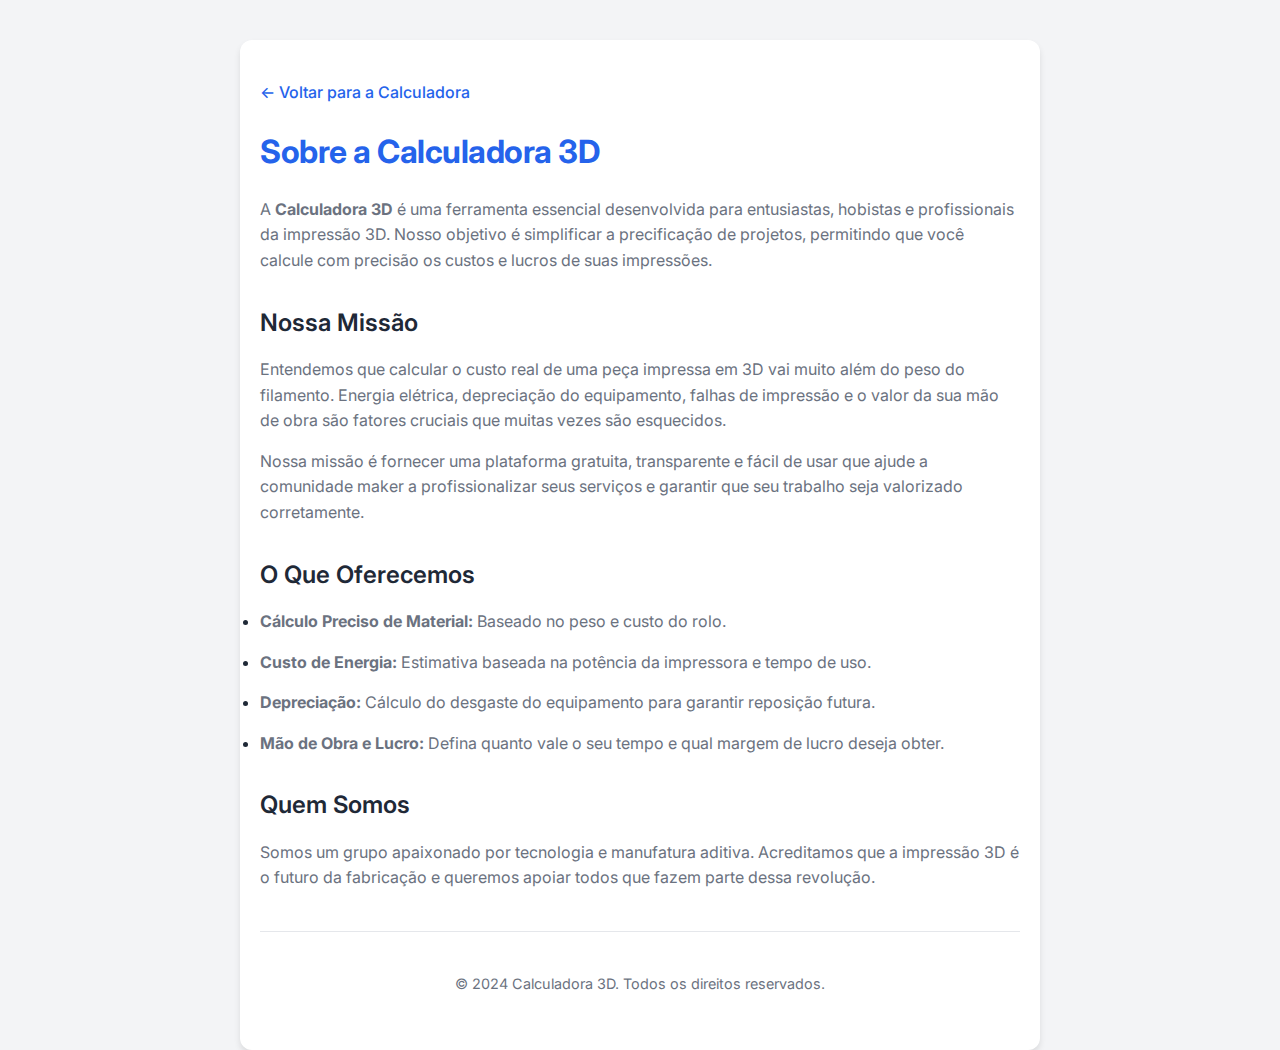
<file: about.html>
<!DOCTYPE html>
<html lang="pt-BR">

<head>
    <meta charset="UTF-8">
    <meta name="viewport" content="width=device-width, initial-scale=1.0">
    <title>Sobre Nós - Calculadora 3D</title>
    <link rel="stylesheet" href="css/style.css">
    <link href="https://fonts.googleapis.com/css2?family=Inter:wght@400;500;600;700&display=swap" rel="stylesheet">
    <style>
        .page-container {
            max-width: 800px;
            margin: 0 auto;
            padding: 40px 20px;
            background: var(--card-bg);
            border-radius: 12px;
            box-shadow: 0 4px 6px rgba(0, 0, 0, 0.1);
            margin-top: 40px;
        }

        h1 {
            color: var(--primary-color);
            margin-bottom: 20px;
        }

        h2 {
            margin-top: 30px;
            margin-bottom: 15px;
            color: var(--text-color);
        }

        p {
            line-height: 1.6;
            margin-bottom: 15px;
            color: var(--text-muted);
        }

        .back-link {
            display: inline-block;
            margin-bottom: 20px;
            color: var(--primary-color);
            text-decoration: none;
            font-weight: 500;
        }

        .back-link:hover {
            text-decoration: underline;
        }
    </style>
</head>

<body>
    <div class="page-container">
        <a href="/" class="back-link">← Voltar para a Calculadora</a>

        <h1>Sobre a Calculadora 3D</h1>

        <p>A <strong>Calculadora 3D</strong> é uma ferramenta essencial desenvolvida para entusiastas, hobistas e
            profissionais da impressão 3D. Nosso objetivo é simplificar a precificação de projetos, permitindo que você
            calcule com precisão os custos e lucros de suas impressões.</p>

        <h2>Nossa Missão</h2>
        <p>Entendemos que calcular o custo real de uma peça impressa em 3D vai muito além do peso do filamento. Energia
            elétrica, depreciação do equipamento, falhas de impressão e o valor da sua mão de obra são fatores cruciais
            que muitas vezes são esquecidos.</p>
        <p>Nossa missão é fornecer uma plataforma gratuita, transparente e fácil de usar que ajude a comunidade maker a
            profissionalizar seus serviços e garantir que seu trabalho seja valorizado corretamente.</p>

        <h2>O Que Oferecemos</h2>
        <ul>
            <li>
                <p><strong>Cálculo Preciso de Material:</strong> Baseado no peso e custo do rolo.</p>
            </li>
            <li>
                <p><strong>Custo de Energia:</strong> Estimativa baseada na potência da impressora e tempo de uso.</p>
            </li>
            <li>
                <p><strong>Depreciação:</strong> Cálculo do desgaste do equipamento para garantir reposição futura.</p>
            </li>
            <li>
                <p><strong>Mão de Obra e Lucro:</strong> Defina quanto vale o seu tempo e qual margem de lucro deseja
                    obter.</p>
            </li>
        </ul>

        <h2>Quem Somos</h2>
        <p>Somos um grupo apaixonado por tecnologia e manufatura aditiva. Acreditamos que a impressão 3D é o futuro da
            fabricação e queremos apoiar todos que fazem parte dessa revolução.</p>

        <hr style="margin: 40px 0; border: 0; border-top: 1px solid var(--border-color);">
        <p style="font-size: 0.9em; text-align: center;">&copy; 2024 Calculadora 3D. Todos os direitos reservados.</p>
    </div>
    <script src="js/app.js"></script>
</body>

</html>
</file>
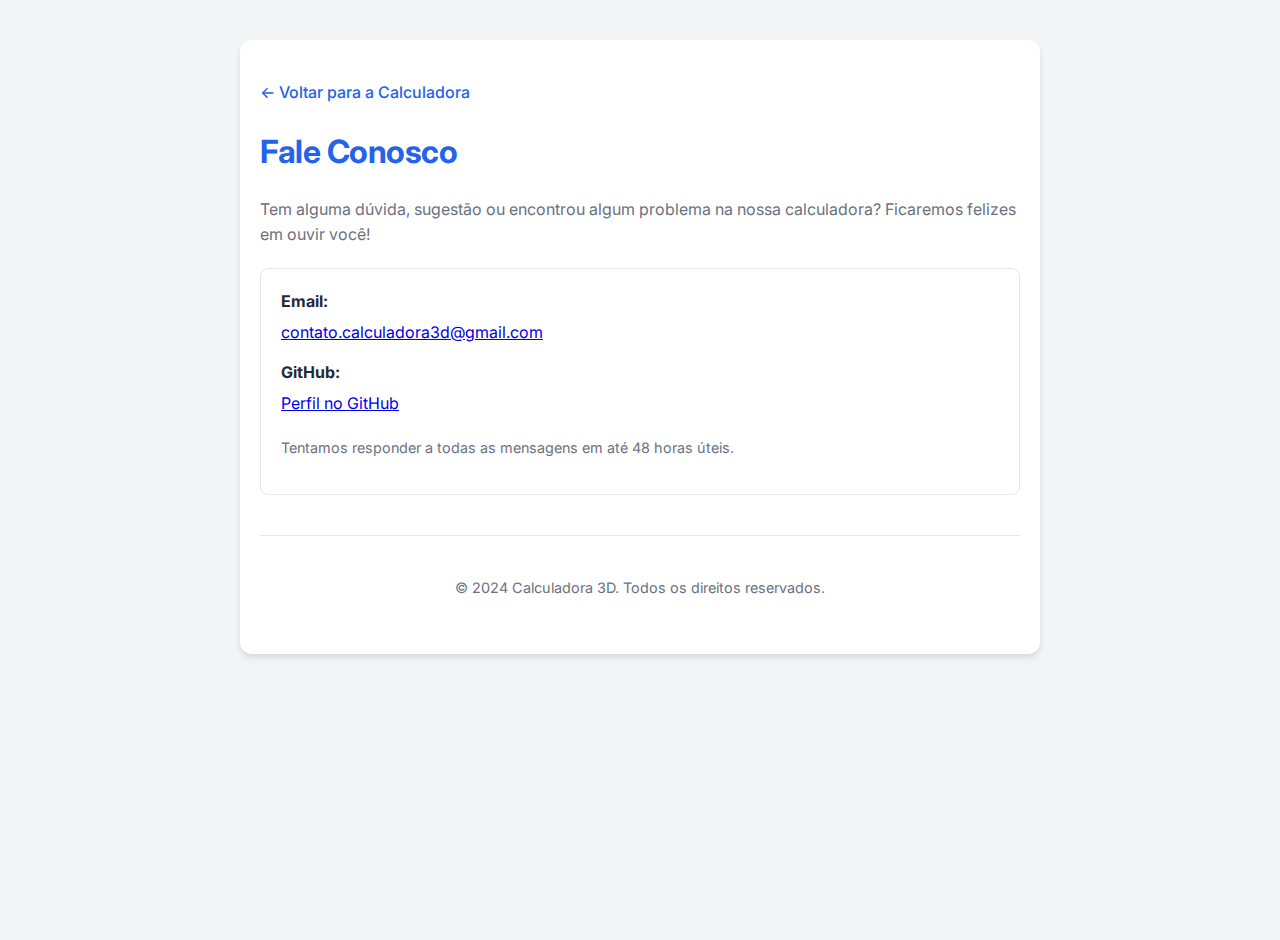
<file: contact.html>
<!DOCTYPE html>
<html lang="pt-BR">

<head>
    <meta charset="UTF-8">
    <meta name="viewport" content="width=device-width, initial-scale=1.0">
    <title>Contato - Calculadora 3D</title>
    <link rel="stylesheet" href="css/style.css">
    <link href="https://fonts.googleapis.com/css2?family=Inter:wght@400;500;600;700&display=swap" rel="stylesheet">
    <style>
        .page-container {
            max-width: 800px;
            margin: 0 auto;
            padding: 40px 20px;
            background: var(--card-bg);
            border-radius: 12px;
            box-shadow: 0 4px 6px rgba(0, 0, 0, 0.1);
            margin-top: 40px;
        }

        h1 {
            color: var(--primary-color);
            margin-bottom: 20px;
        }

        p {
            line-height: 1.6;
            margin-bottom: 15px;
            color: var(--text-muted);
        }

        .back-link {
            display: inline-block;
            margin-bottom: 20px;
            color: var(--primary-color);
            text-decoration: none;
            font-weight: 500;
        }

        .back-link:hover {
            text-decoration: underline;
        }

        .contact-card {
            background-color: var(--bg-color);
            padding: 20px;
            border-radius: 8px;
            margin-top: 20px;
            border: 1px solid var(--border-color);
        }

        .contact-method {
            margin-bottom: 15px;
        }

        .contact-method strong {
            display: block;
            margin-bottom: 5px;
            color: var(--text-color);
        }
    </style>
</head>

<body>
    <div class="page-container">
        <a href="/" class="back-link">← Voltar para a Calculadora</a>

        <h1>Fale Conosco</h1>
        <p>Tem alguma dúvida, sugestão ou encontrou algum problema na nossa calculadora? Ficaremos felizes em ouvir
            você!</p>

        <div class="contact-card">
            <div class="contact-method">
                <strong>Email:</strong>
                <a href="mailto:contato.calculadora3d@gmail.com">contato.calculadora3d@gmail.com</a>
            </div>

            <div class="contact-method">
                <strong>GitHub:</strong>
                <a href="https://github.com/elian0108" target="_blank">Perfil no GitHub</a>
            </div>

            <p style="margin-top: 20px; font-size: 0.9em;">
                Tentamos responder a todas as mensagens em até 48 horas úteis.
            </p>
        </div>

        <hr style="margin: 40px 0; border: 0; border-top: 1px solid var(--border-color);">
        <p style="font-size: 0.9em; text-align: center;">&copy; 2024 Calculadora 3D. Todos os direitos reservados.</p>
    </div>
    <script src="js/app.js"></script>
</body>

</html>
</file>
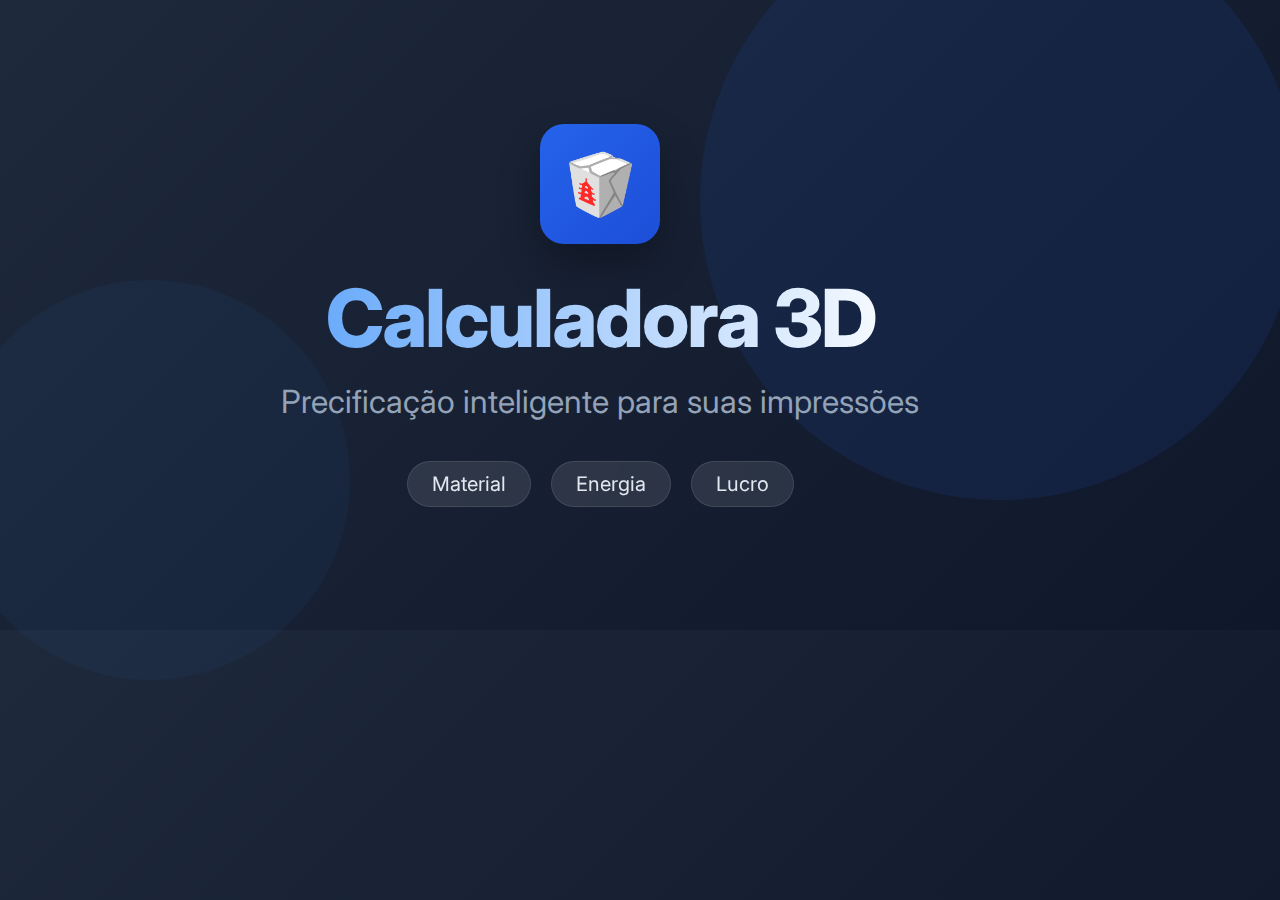
<file: og-preview.html>
<!DOCTYPE html>
<html lang="en">

<head>
    <meta charset="UTF-8">
    <meta name="viewport" content="width=1200, height=630, initial-scale=1.0">
    <title>OG Preview</title>
    <link href="https://fonts.googleapis.com/css2?family=Inter:wght@400;700;800&display=swap" rel="stylesheet">
    <style>
        body {
            margin: 0;
            padding: 0;
            width: 1200px;
            height: 630px;
            background: linear-gradient(135deg, #1e293b 0%, #0f172a 100%);
            display: flex;
            align-items: center;
            justify-content: center;
            font-family: 'Inter', sans-serif;
            color: white;
            position: relative;
            overflow: hidden;
        }

        .decorative-circle {
            position: absolute;
            background: rgba(37, 99, 235, 0.1);
            border-radius: 50%;
        }

        .circle-1 {
            width: 600px;
            height: 600px;
            top: -100px;
            right: -100px;
        }

        .circle-2 {
            width: 400px;
            height: 400px;
            bottom: -50px;
            left: -50px;
            background: rgba(59, 130, 246, 0.05);
        }

        .content {
            text-align: center;
            z-index: 10;
        }

        .icon-container {
            width: 120px;
            height: 120px;
            background: linear-gradient(135deg, #2563eb, #1d4ed8);
            border-radius: 24px;
            display: flex;
            align-items: center;
            justify-content: center;
            margin: 0 auto 30px;
            box-shadow: 0 20px 40px rgba(0, 0, 0, 0.3);
            font-size: 60px;
        }

        h1 {
            font-size: 80px;
            font-weight: 800;
            margin: 0;
            line-height: 1.1;
            letter-spacing: -2px;
            background: linear-gradient(to right, #60a5fa, #ffffff);
            -webkit-background-clip: text;
            -webkit-text-fill-color: transparent;
        }

        p {
            font-size: 32px;
            color: #94a3b8;
            margin-top: 20px;
            font-weight: 400;
        }

        .badges {
            margin-top: 40px;
            display: flex;
            gap: 20px;
            justify-content: center;
        }

        .badge {
            background: rgba(255, 255, 255, 0.1);
            padding: 10px 24px;
            border-radius: 100px;
            font-size: 20px;
            color: #e2e8f0;
            backdrop-filter: blur(10px);
            border: 1px solid rgba(255, 255, 255, 0.1);
        }
    </style>
</head>

<body>
    <div class="decorative-circle circle-1"></div>
    <div class="decorative-circle circle-2"></div>

    <div class="content">
        <div class="icon-container">
            🥡
        </div>
        <h1>Calculadora 3D</h1>
        <p>Precificação inteligente para suas impressões</p>

        <div class="badges">
            <div class="badge">Material</div>
            <div class="badge">Energia</div>
            <div class="badge">Lucro</div>
        </div>
    </div>
</body>

</html>
</file>
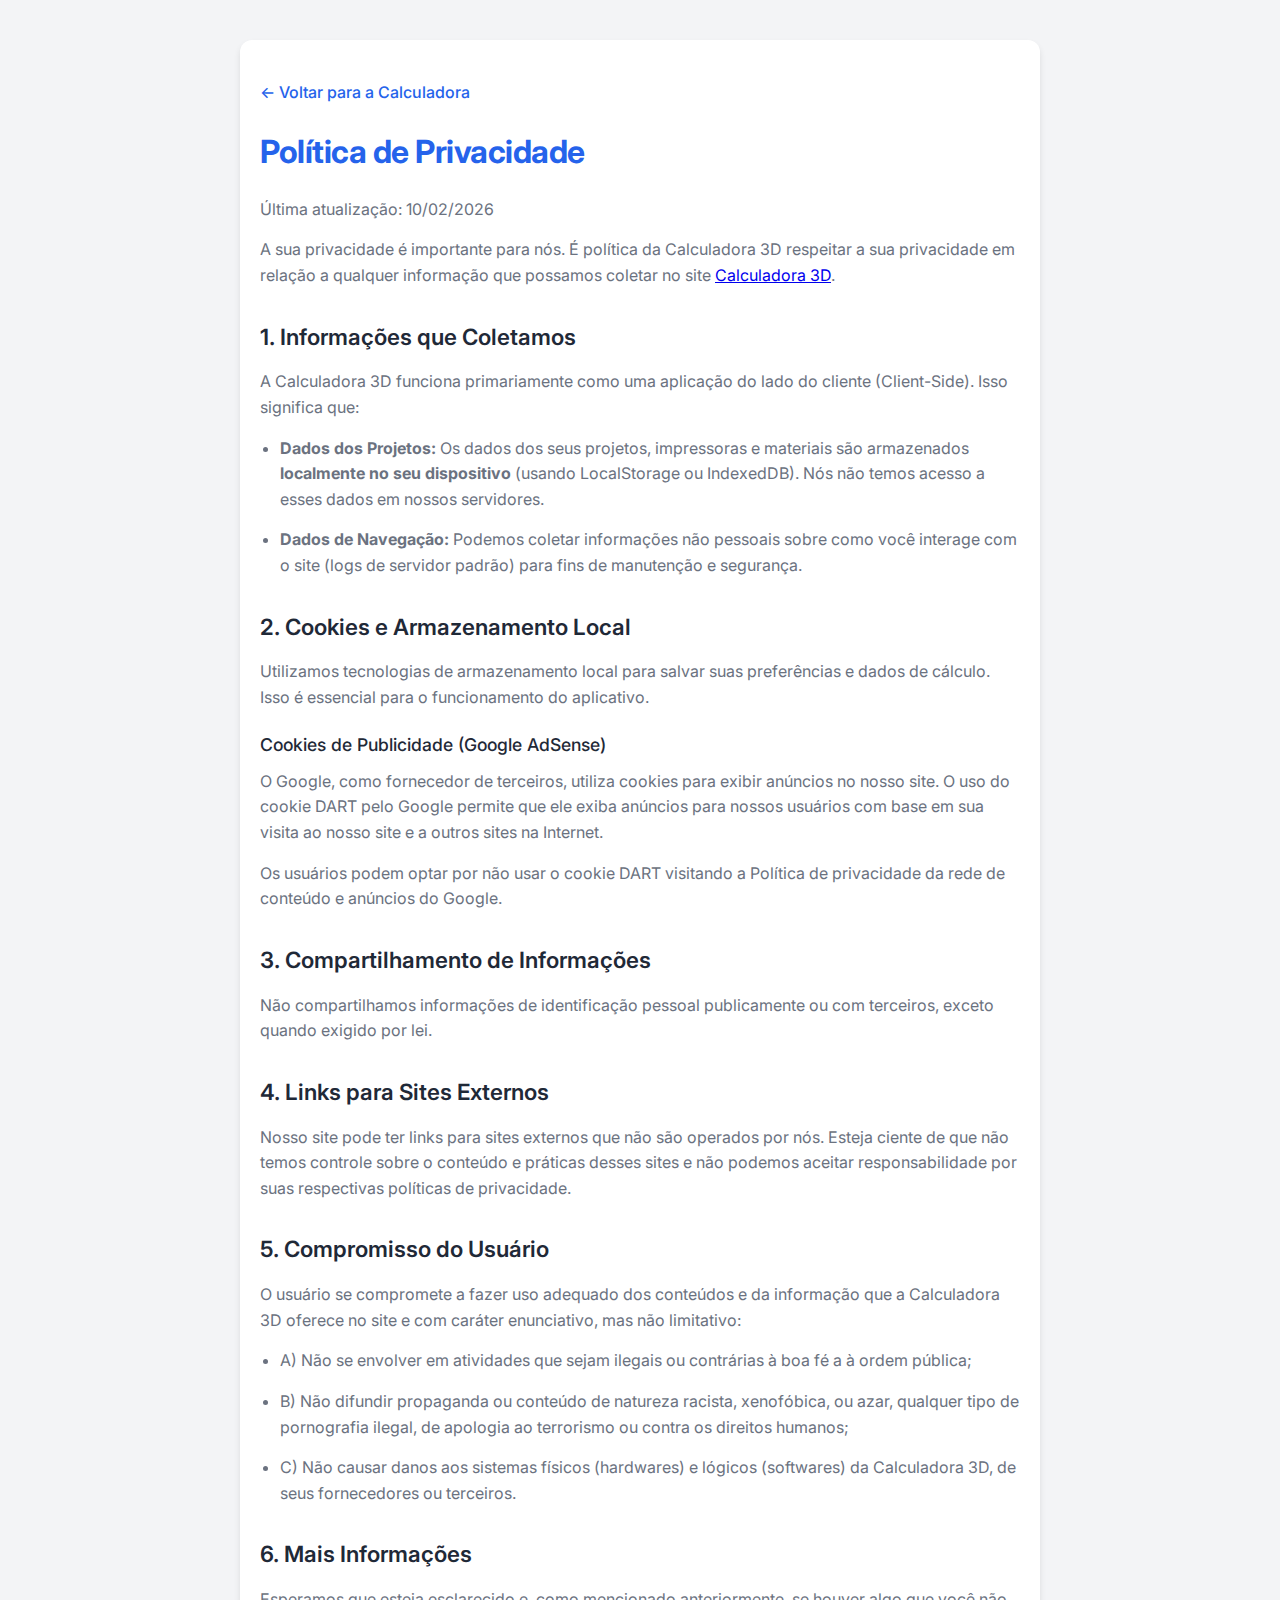
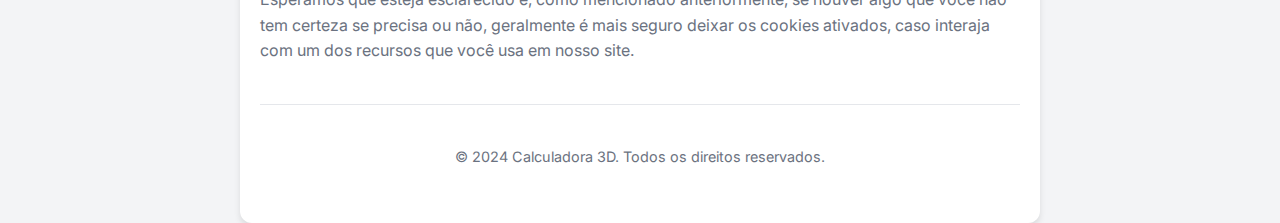
<file: privacy.html>
<!DOCTYPE html>
<html lang="pt-BR">

<head>
    <meta charset="UTF-8">
    <meta name="viewport" content="width=device-width, initial-scale=1.0">
    <title>Política de Privacidade - Calculadora 3D</title>
    <link rel="stylesheet" href="css/style.css">
    <link href="https://fonts.googleapis.com/css2?family=Inter:wght@400;500;600;700&display=swap" rel="stylesheet">
    <style>
        .page-container {
            max-width: 800px;
            margin: 0 auto;
            padding: 40px 20px;
            background: var(--card-bg);
            border-radius: 12px;
            box-shadow: 0 4px 6px rgba(0, 0, 0, 0.1);
            margin-top: 40px;
        }

        h1 {
            color: var(--primary-color);
            margin-bottom: 20px;
        }

        h2 {
            margin-top: 30px;
            margin-bottom: 15px;
            color: var(--text-color);
            font-size: 1.4em;
        }

        h3 {
            margin-top: 20px;
            margin-bottom: 10px;
            color: var(--text-color);
            font-size: 1.1em;
        }

        p,
        li {
            line-height: 1.6;
            margin-bottom: 15px;
            color: var(--text-muted);
        }

        ul {
            margin-left: 20px;
            margin-bottom: 15px;
        }

        .back-link {
            display: inline-block;
            margin-bottom: 20px;
            color: var(--primary-color);
            text-decoration: none;
            font-weight: 500;
        }

        .back-link:hover {
            text-decoration: underline;
        }
    </style>
</head>

<body>
    <div class="page-container">
        <a href="/" class="back-link">← Voltar para a Calculadora</a>

        <h1>Política de Privacidade</h1>
        <p>Última atualização: 10/02/2026</p>

        <p>A sua privacidade é importante para nós. É política da Calculadora 3D respeitar a sua privacidade em relação
            a qualquer informação que possamos coletar no site <a href="/">Calculadora 3D</a>.</p>

        <h2>1. Informações que Coletamos</h2>
        <p>A Calculadora 3D funciona primariamente como uma aplicação do lado do cliente (Client-Side). Isso significa
            que:</p>
        <ul>
            <li><strong>Dados dos Projetos:</strong> Os dados dos seus projetos, impressoras e materiais são armazenados
                <strong>localmente no seu dispositivo</strong> (usando LocalStorage ou IndexedDB). Nós não temos acesso
                a esses dados em nossos servidores.</li>
            <li><strong>Dados de Navegação:</strong> Podemos coletar informações não pessoais sobre como você interage
                com o site (logs de servidor padrão) para fins de manutenção e segurança.</li>
        </ul>

        <h2>2. Cookies e Armazenamento Local</h2>
        <p>Utilizamos tecnologias de armazenamento local para salvar suas preferências e dados de cálculo. Isso é
            essencial para o funcionamento do aplicativo.</p>
        <h3>Cookies de Publicidade (Google AdSense)</h3>
        <p>O Google, como fornecedor de terceiros, utiliza cookies para exibir anúncios no nosso site. O uso do cookie
            DART pelo Google permite que ele exiba anúncios para nossos usuários com base em sua visita ao nosso site e
            a outros sites na Internet.</p>
        <p>Os usuários podem optar por não usar o cookie DART visitando a Política de privacidade da rede de conteúdo e
            anúncios do Google.</p>

        <h2>3. Compartilhamento de Informações</h2>
        <p>Não compartilhamos informações de identificação pessoal publicamente ou com terceiros, exceto quando exigido
            por lei.</p>

        <h2>4. Links para Sites Externos</h2>
        <p>Nosso site pode ter links para sites externos que não são operados por nós. Esteja ciente de que não temos
            controle sobre o conteúdo e práticas desses sites e não podemos aceitar responsabilidade por suas
            respectivas políticas de privacidade.</p>

        <h2>5. Compromisso do Usuário</h2>
        <p>O usuário se compromete a fazer uso adequado dos conteúdos e da informação que a Calculadora 3D oferece no
            site e com caráter enunciativo, mas não limitativo:</p>
        <ul>
            <li>A) Não se envolver em atividades que sejam ilegais ou contrárias à boa fé a à ordem pública;</li>
            <li>B) Não difundir propaganda ou conteúdo de natureza racista, xenofóbica, ou azar, qualquer tipo de
                pornografia ilegal, de apologia ao terrorismo ou contra os direitos humanos;</li>
            <li>C) Não causar danos aos sistemas físicos (hardwares) e lógicos (softwares) da Calculadora 3D, de seus
                fornecedores ou terceiros.</li>
        </ul>

        <h2>6. Mais Informações</h2>
        <p>Esperamos que esteja esclarecido e, como mencionado anteriormente, se houver algo que você não tem certeza se
            precisa ou não, geralmente é mais seguro deixar os cookies ativados, caso interaja com um dos recursos que
            você usa em nosso site.</p>

        <hr style="margin: 40px 0; border: 0; border-top: 1px solid var(--border-color);">
        <p style="font-size: 0.9em; text-align: center;">&copy; 2024 Calculadora 3D. Todos os direitos reservados.</p>
    </div>
    <script src="js/app.js"></script>
</body>

</html>
</file>
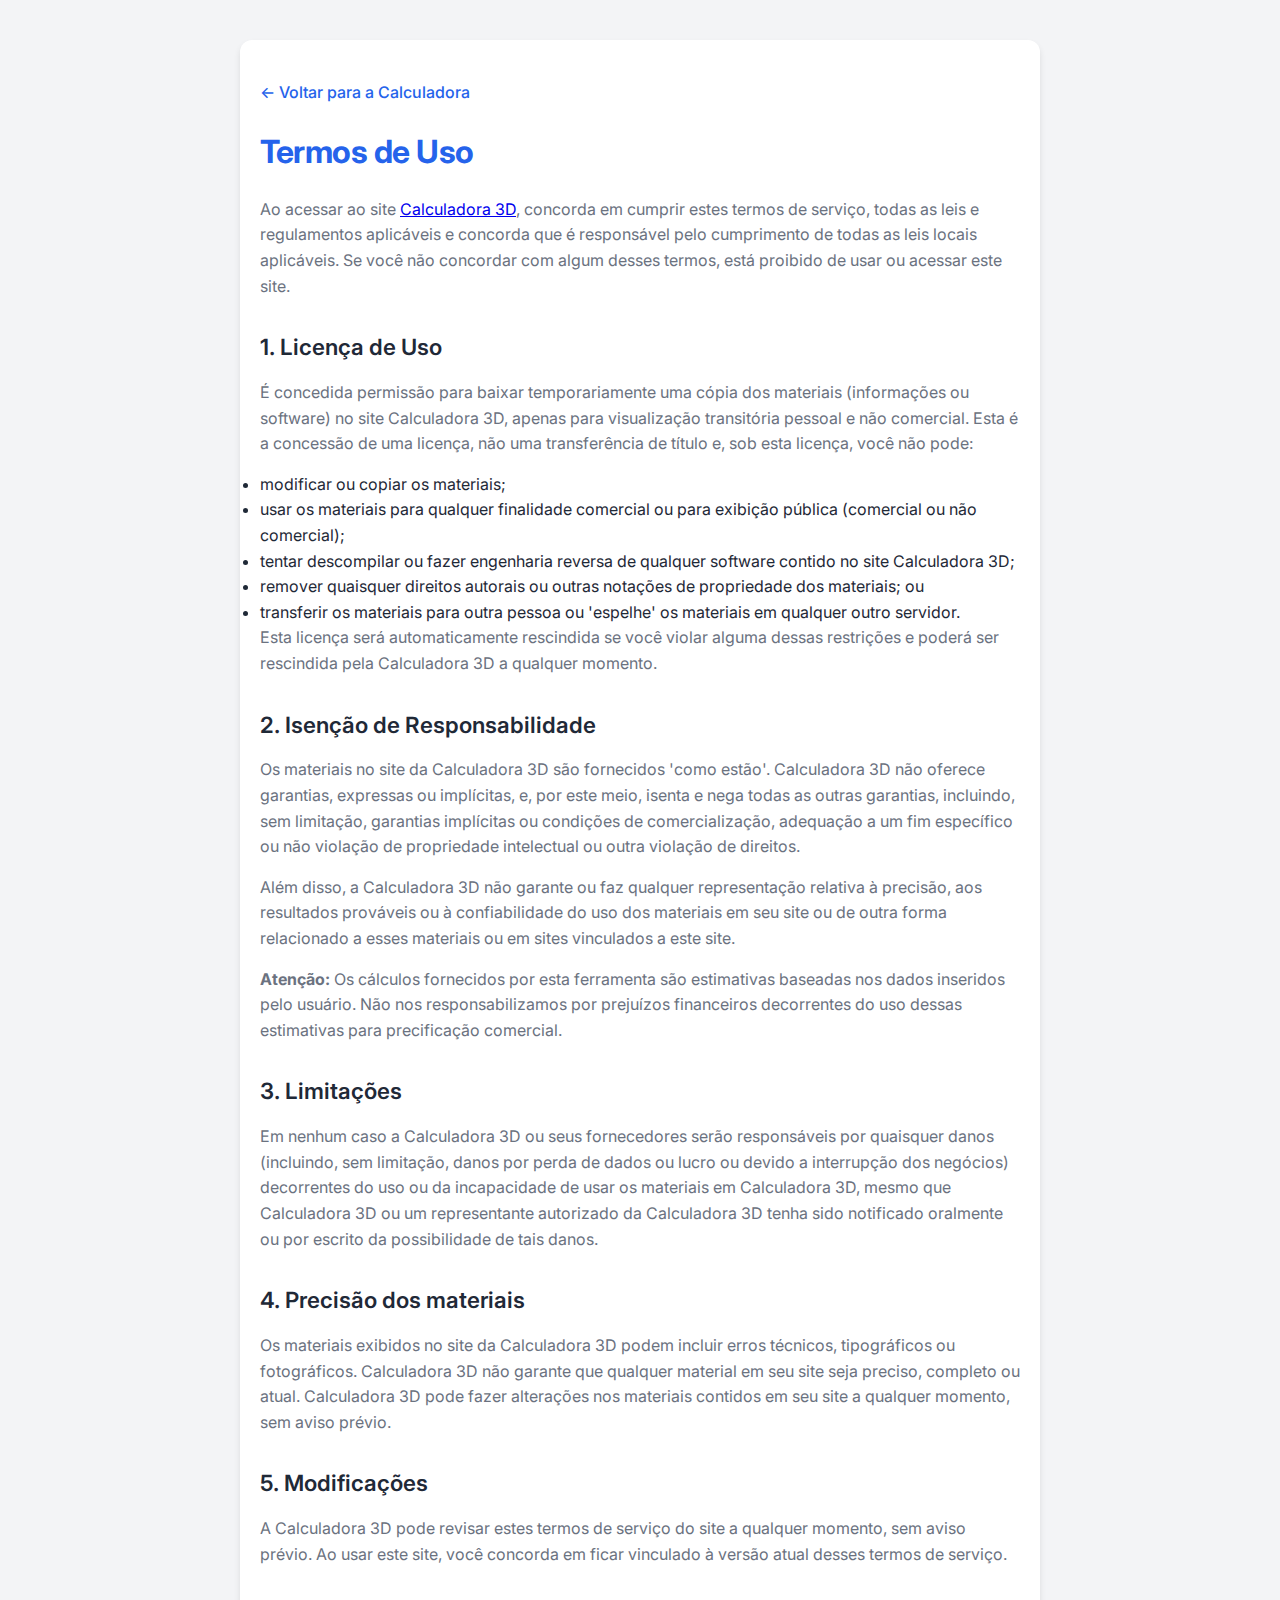
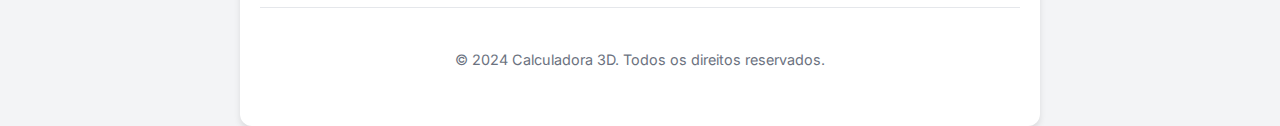
<file: terms.html>
<!DOCTYPE html>
<html lang="pt-BR">

<head>
    <meta charset="UTF-8">
    <meta name="viewport" content="width=device-width, initial-scale=1.0">
    <title>Termos de Uso - Calculadora 3D</title>
    <link rel="stylesheet" href="css/style.css">
    <link href="https://fonts.googleapis.com/css2?family=Inter:wght@400;500;600;700&display=swap" rel="stylesheet">
    <style>
        .page-container {
            max-width: 800px;
            margin: 0 auto;
            padding: 40px 20px;
            background: var(--card-bg);
            border-radius: 12px;
            box-shadow: 0 4px 6px rgba(0, 0, 0, 0.1);
            margin-top: 40px;
        }

        h1 {
            color: var(--primary-color);
            margin-bottom: 20px;
        }

        h2 {
            margin-top: 30px;
            margin-bottom: 15px;
            color: var(--text-color);
            font-size: 1.4em;
        }

        p {
            line-height: 1.6;
            margin-bottom: 15px;
            color: var(--text-muted);
        }

        .back-link {
            display: inline-block;
            margin-bottom: 20px;
            color: var(--primary-color);
            text-decoration: none;
            font-weight: 500;
        }

        .back-link:hover {
            text-decoration: underline;
        }
    </style>
</head>

<body>
    <div class="page-container">
        <a href="/" class="back-link">← Voltar para a Calculadora</a>

        <h1>Termos de Uso</h1>
        <p>Ao acessar ao site <a href="/">Calculadora 3D</a>, concorda em cumprir estes termos de serviço, todas as leis
            e regulamentos aplicáveis e concorda que é responsável pelo cumprimento de todas as leis locais aplicáveis.
            Se você não concordar com algum desses termos, está proibido de usar ou acessar este site.</p>

        <h2>1. Licença de Uso</h2>
        <p>É concedida permissão para baixar temporariamente uma cópia dos materiais (informações ou software) no site
            Calculadora 3D, apenas para visualização transitória pessoal e não comercial. Esta é a concessão de uma
            licença, não uma transferência de título e, sob esta licença, você não pode:</p>
        <ul>
            <li>modificar ou copiar os materiais;</li>
            <li>usar os materiais para qualquer finalidade comercial ou para exibição pública (comercial ou não
                comercial);</li>
            <li>tentar descompilar ou fazer engenharia reversa de qualquer software contido no site Calculadora 3D;</li>
            <li>remover quaisquer direitos autorais ou outras notações de propriedade dos materiais; ou</li>
            <li>transferir os materiais para outra pessoa ou 'espelhe' os materiais em qualquer outro servidor.</li>
        </ul>
        <p>Esta licença será automaticamente rescindida se você violar alguma dessas restrições e poderá ser rescindida
            pela Calculadora 3D a qualquer momento.</p>

        <h2>2. Isenção de Responsabilidade</h2>
        <p>Os materiais no site da Calculadora 3D são fornecidos 'como estão'. Calculadora 3D não oferece garantias,
            expressas ou implícitas, e, por este meio, isenta e nega todas as outras garantias, incluindo, sem
            limitação, garantias implícitas ou condições de comercialização, adequação a um fim específico ou não
            violação de propriedade intelectual ou outra violação de direitos.</p>
        <p>Além disso, a Calculadora 3D não garante ou faz qualquer representação relativa à precisão, aos resultados
            prováveis ou à confiabilidade do uso dos materiais em seu site ou de outra forma relacionado a esses
            materiais ou em sites vinculados a este site.</p>
        <p><strong>Atenção:</strong> Os cálculos fornecidos por esta ferramenta são estimativas baseadas nos dados
            inseridos pelo usuário. Não nos responsabilizamos por prejuízos financeiros decorrentes do uso dessas
            estimativas para precificação comercial.</p>

        <h2>3. Limitações</h2>
        <p>Em nenhum caso a Calculadora 3D ou seus fornecedores serão responsáveis por quaisquer danos (incluindo, sem
            limitação, danos por perda de dados ou lucro ou devido a interrupção dos negócios) decorrentes do uso ou da
            incapacidade de usar os materiais em Calculadora 3D, mesmo que Calculadora 3D ou um representante autorizado
            da Calculadora 3D tenha sido notificado oralmente ou por escrito da possibilidade de tais danos.</p>

        <h2>4. Precisão dos materiais</h2>
        <p>Os materiais exibidos no site da Calculadora 3D podem incluir erros técnicos, tipográficos ou fotográficos.
            Calculadora 3D não garante que qualquer material em seu site seja preciso, completo ou atual. Calculadora 3D
            pode fazer alterações nos materiais contidos em seu site a qualquer momento, sem aviso prévio.</p>

        <h2>5. Modificações</h2>
        <p>A Calculadora 3D pode revisar estes termos de serviço do site a qualquer momento, sem aviso prévio. Ao usar
            este site, você concorda em ficar vinculado à versão atual desses termos de serviço.</p>

        <hr style="margin: 40px 0; border: 0; border-top: 1px solid var(--border-color);">
        <p style="font-size: 0.9em; text-align: center;">&copy; 2024 Calculadora 3D. Todos os direitos reservados.</p>
    </div>
    <script src="js/app.js"></script>
</body>

</html>
</file>
<file: css/style.css>
:root {
    /* Light Theme (Default) */
    --primary-color: #2563eb;
    /* Modern Blue */
    --primary-dark: #1d4ed8;
    --background-color: #f3f4f6;
    --sidebar-bg: #1e293b;
    --sidebar-text: #f8fafc;
    --card-bg: #ffffff;
    --text-color: #1f2937;
    --text-muted: #6b7280;
    --border-color: #e5e7eb;
    --success-color: #10b981;
    --danger-color: #ef4444;
    --warning-color: #f59e0b;

    --shadow-sm: 0 1px 2px 0 rgba(0, 0, 0, 0.05);
    --shadow-md: 0 4px 6px -1px rgba(0, 0, 0, 0.1), 0 2px 4px -1px rgba(0, 0, 0, 0.06);
    --shadow-lg: 0 10px 15px -3px rgba(0, 0, 0, 0.1), 0 4px 6px -2px rgba(0, 0, 0, 0.05);

    --font-family: 'Inter', system-ui, -apple-system, sans-serif;
    --border-radius: 12px;
}

[data-theme="dark"] {
    --background-color: #0f172a;
    --card-bg: #1e293b;
    --text-color: #f1f5f9;
    --text-muted: #94a3b8;
    --border-color: #334155;

    /* Preserve brand colors but adjust contrast if needed */
    --primary-color: #3b82f6;
}

* {
    box-sizing: border-box;
    margin: 0;
    padding: 0;
}

body {
    font-family: var(--font-family);
    background-color: var(--background-color);
    color: var(--text-color);
    line-height: 1.6;
    height: 100vh;
    overflow: hidden;
    /* Prevent body scroll, handle in content */
    transition: background-color 0.3s, color 0.3s;
}

/* Layout - Full Width */
.app-container {
    display: flex;
    width: 100%;
    height: 100%;
    /* Occupy full viewport */
    background-color: var(--background-color);
}

/* Sidebar */
.sidebar {
    width: 260px;
    background-color: var(--sidebar-bg);
    color: var(--sidebar-text);
    display: flex;
    flex-direction: column;
    padding: 20px;
    flex-shrink: 0;
    box-shadow: 4px 0 10px rgba(0, 0, 0, 0.1);
    z-index: 10;
}

.logo {
    margin-bottom: 30px;
    padding: 15px;
    background: rgba(255, 255, 255, 0.05);
    border-radius: var(--border-radius);
    text-align: center;
}

.logo h2 {
    color: white;
    font-weight: 700;
    letter-spacing: -0.5px;
    margin: 0;
}

.nav-links {
    list-style: none;
    flex-grow: 1;
}

.nav-links li {
    padding: 12px 16px;
    margin-bottom: 8px;
    cursor: pointer;
    border-radius: 8px;
    transition: all 0.2s;
    display: flex;
    align-items: center;
    gap: 12px;
    font-weight: 500;
    color: #94a3b8;
}

.nav-links li:hover {
    background-color: rgba(255, 255, 255, 0.05);
    color: white;
}

.nav-links li.active {
    background-color: var(--primary-color);
    color: white;
    box-shadow: 0 4px 12px rgba(37, 99, 235, 0.3);
}

.sidebar-footer {
    margin-top: auto;
    padding-top: 20px;
    border-top: 1px solid rgba(255, 255, 255, 0.1);
}

.btn-icon {
    background: transparent;
    border: 1px solid rgba(255, 255, 255, 0.2);
    color: white;
    width: 100%;
    padding: 10px;
    border-radius: 8px;
    cursor: pointer;
    transition: background 0.2s;
}

.btn-icon:hover {
    background: rgba(255, 255, 255, 0.1);
}

/* Main Content */
.content {
    flex: 1;
    padding: 30px;
    overflow-y: auto;
    background-color: var(--background-color);
    position: relative;
    max-width: 100%;
    /* Ensure it doesn't overflow */
}

/* Screens */
.screen {
    display: none;
    max-width: 1400px;
    /* Wider content area */
    margin: 0 auto;
    width: 100%;
    animation: fadeIn 0.4s cubic-bezier(0.16, 1, 0.3, 1);
}

.screen.active {
    display: block;
}

/* AdSense Container - Policy Safe */
.ad-container {
    width: 100%;
    min-height: 100px;
    background-color: var(--card-bg);
    border: 1px dashed var(--border-color);
    display: flex;
    align-items: center;
    justify-content: center;
    margin: 20px 0;
    border-radius: var(--border-radius);
    color: var(--text-muted);
    font-size: 0.9rem;
    overflow: hidden;
}

@keyframes fadeIn {
    from {
        opacity: 0;
        transform: translateY(10px);
    }

    to {
        opacity: 1;
        transform: translateY(0);
    }
}

header {
    display: flex;
    justify-content: space-between;
    align-items: center;
    margin-bottom: 30px;
}

/* Typography & General */
h1 {
    font-size: 2rem;
    font-weight: 700;
    color: var(--text-color);
    letter-spacing: -0.5px;
}

h2 {
    font-size: 1.5rem;
    font-weight: 600;
    color: var(--text-color);
    margin-bottom: 15px;
}

h3 {
    font-size: 1.1rem;
    color: var(--text-muted);
    font-weight: 500;
}

/* Buttons */
.btn-primary,
.btn-secondary,
.btn-delete,
.btn-edit {
    padding: 12px 24px;
    border: none;
    border-radius: 8px;
    cursor: pointer;
    font-weight: 600;
    font-family: inherit;
    transition: all 0.2s;
    font-size: 0.95rem;
    display: inline-flex;
    align-items: center;
    justify-content: center;
    gap: 8px;
}

.btn-primary {
    background-color: var(--primary-color);
    color: white;
    box-shadow: 0 4px 6px rgba(37, 99, 235, 0.2);
}

.btn-primary:hover {
    background-color: var(--primary-dark);
    transform: translateY(-1px);
}

.btn-secondary {
    background-color: var(--card-bg);
    /* Use card bg for secondary */
    color: var(--text-color);
    border: 1px solid var(--border-color);
}

.btn-secondary:hover {
    background-color: var(--border-color);
}

.btn-delete {
    padding: 6px 12px;
    font-size: 0.85rem;
    background-color: rgba(239, 68, 68, 0.1);
    color: var(--danger-color);
}

.btn-delete:hover {
    background-color: var(--danger-color);
    color: white;
}

/* Cards & Stats */
.stats-grid {
    display: grid;
    grid-template-columns: repeat(auto-fit, minmax(240px, 1fr));
    gap: 20px;
    margin-bottom: 30px;
}

.card {
    background: var(--card-bg);
    padding: 24px;
    border-radius: var(--border-radius);
    box-shadow: var(--shadow-sm);
    border: 1px solid var(--border-color);
}

.stat-card {
    display: flex;
    flex-direction: column;
    align-items: flex-start;
    border-left: 4px solid var(--primary-color);
}

.stat-card h3 {
    margin-bottom: 10px;
    font-size: 0.9rem;
    text-transform: uppercase;
    letter-spacing: 0.5px;
}

.stat-card p {
    font-size: 2.2rem;
    font-weight: 800;
    color: var(--text-color);
}

/* Lists */
.list-item {
    background: var(--card-bg);
    padding: 20px;
    margin-bottom: 10px;
    border-radius: var(--border-radius);
    border: 1px solid var(--border-color);
    display: flex;
    justify-content: space-between;
    align-items: center;
    transition: transform 0.2s, box-shadow 0.2s;
}

.list-item:hover {
    transform: translateY(-2px);
    box-shadow: var(--shadow-md);
}

.list-item small {
    color: var(--text-muted);
}

/* Forms */
.form-group {
    margin-bottom: 20px;
}

.form-group label {
    display: block;
    margin-bottom: 8px;
    font-weight: 500;
    color: var(--text-color);
    font-size: 0.95rem;
}

.form-group input,
.form-group select {
    width: 100%;
    padding: 12px;
    border: 1px solid var(--border-color);
    /* Subtle border */
    border-radius: 8px;
    background-color: var(--card-bg);
    /* Input needs contrast in dark mode? Usually card bg is fine if body is darker */
    color: var(--text-color);
    /* Ensure text is visible in dark mode */
    font-size: 1rem;
    transition: all 0.2s;
}

/* Specific fix for inputs in dark mode if needed: ensure they dont look same as background */
[data-theme="dark"] .form-group input,
[data-theme="dark"] .form-group select {
    background-color: #0f172a;
    /* Darker than card */
    border-color: #334155;
}


.form-group input:focus,
.form-group select:focus {
    border-color: var(--primary-color);
    box-shadow: 0 0 0 3px rgba(37, 99, 235, 0.1);
    outline: none;
}

.row {
    display: grid;
    grid-template-columns: 1fr 1fr;
    gap: 20px;
}

/* Calculator Layout */
.calculator-layout {
    display: grid;
    grid-template-columns: 1.5fr 1fr;
    /* More space for form */
    gap: 30px;
    align-items: start;
}

.results-panel {
    background: var(--card-bg);
    padding: 30px;
    border-radius: var(--border-radius);
    border: 1px solid var(--border-color);
    box-shadow: var(--shadow-lg);
    /* Pop out more */
    position: sticky;
    top: 20px;
}

.chart-container {
    position: relative;
    height: 300px;
    width: 100%;
    margin-bottom: 20px;
}

.cost-row {
    color: var(--text-muted);
    padding: 8px 0;
    border-bottom: 1px solid var(--border-color);
}

.cost-row:last-of-type {
    border-bottom: none;
}

.cost-row span:last-child {
    color: var(--text-color);
    font-weight: 500;
}

.cost-row.total,
.cost-row.price {
    font-size: 1.2rem;
    color: var(--text-color);
    border: none;
    margin-top: 15px;
}

.cost-row.price span:last-child {
    color: var(--success-color);
    font-size: 1.5rem;
}

/* Grid Lists (Printers/Materials) */
.grid-list {
    display: grid;
    grid-template-columns: repeat(auto-fill, minmax(300px, 1fr));
    gap: 20px;
}

.printer-card,
.material-card {
    background: var(--card-bg);
    padding: 24px;
    border-radius: var(--border-radius);
    border: 1px solid var(--border-color);
    transition: transform 0.2s, box-shadow 0.2s;
}

.printer-card:hover,
.material-card:hover {
    transform: translateY(-4px);
    box-shadow: var(--shadow-md);
    border-color: var(--primary-color);
}

.printer-card h4,
.material-card h4 {
    font-size: 1.2rem;
    color: var(--text-color);
    margin-bottom: 10px;
}

.printer-card p,
.material-card p {
    color: var(--text-muted);
    font-size: 0.95rem;
    margin-bottom: 5px;
}


/* Modal */
.modal {
    display: flex;
    position: fixed;
    z-index: 1000;
    left: 0;
    top: 0;
    width: 100%;
    height: 100%;
    overflow: auto;
    background-color: rgba(0, 0, 0, 0.5);
    align-items: center;
    justify-content: center;
    backdrop-filter: blur(4px);
    transition: opacity 0.3s ease;
}

.modal.hidden {
    display: none;
    opacity: 0;
    pointer-events: none;
}

/* Modal Content */
.modal-content {
    background-color: var(--card-bg);
    color: var(--text-color);
    padding: 30px;
    border-radius: 16px;
    box-shadow: var(--shadow-lg);
    border: 1px solid var(--border-color);
}


/* Educational Section */
.educational-section {
    margin-top: 40px;
}

.divider {
    border: 0;
    border-top: 1px solid var(--border-color);
    margin: 30px 0;
}

.guide-card {
    background: var(--card-bg);
    padding: 24px;
    border-radius: var(--border-radius);
    border: 1px solid var(--border-color);
    margin-bottom: 20px;
    box-shadow: var(--shadow-sm);
}

.guide-card h3 {
    color: var(--primary-color);
    margin-bottom: 15px;
}

.guide-card ul {
    margin-left: 20px;
    margin-top: 10px;
    color: var(--text-muted);
}

.guide-card li {
    margin-bottom: 8px;
}

/* FAQ Section */
.faq-section {
    margin-top: 40px;
}

.faq-section details {
    background: var(--card-bg);
    border: 1px solid var(--border-color);
    border-radius: 8px;
    margin-bottom: 10px;
    overflow: hidden;
}

.faq-section summary {
    padding: 15px;
    cursor: pointer;
    font-weight: 500;
    color: var(--text-color);
    background-color: rgba(0, 0, 0, 0.02);
    list-style: none;
    /* Hide default triangle */
    display: flex;
    justify-content: space-between;
    align-items: center;
}

.faq-section summary::-webkit-details-marker {
    display: none;
}

.faq-section summary::after {
    content: '+';
    font-size: 1.2rem;
    font-weight: 400;
}

.faq-section details[open] summary::after {
    content: '-';
}

.faq-section p {
    padding: 15px;
    color: var(--text-muted);
    border-top: 1px solid var(--border-color);
    margin: 0;
}

/* Guide Screen Content */
.guide-content article {
    max-width: 800px;
    margin: 0 auto;
    background: var(--card-bg);
    padding: 40px;
    border-radius: var(--border-radius);
    box-shadow: var(--shadow-sm);
    border: 1px solid var(--border-color);
}

.guide-content p {
    margin-bottom: 1.5rem;
    color: var(--text-muted);
    font-size: 1.05rem;
}

.guide-content ol {
    margin-left: 20px;
    color: var(--text-color);
}

.guide-content li {
    margin-bottom: 10px;
    font-size: 1.05rem;
}

/* App Footer */
.app-footer {
    margin-top: 60px;
    padding: 40px 0;
    border-top: 1px solid var(--border-color);
    text-align: center;
}

.footer-links {
    margin-bottom: 20px;
    display: flex;
    gap: 20px;
    justify-content: center;
    flex-wrap: wrap;
}

.footer-links a {
    color: var(--text-muted);
    text-decoration: none;
    font-size: 0.95rem;
    transition: color 0.2s;
}

.footer-links a:hover {
    color: var(--primary-color);
}

.app-footer p {
    color: var(--text-muted);
    font-size: 0.85rem;
}

/* Responsive */
@media (max-width: 900px) {
    .calculator-layout {
        grid-template-columns: 1fr;
    }

    .results-panel {
        position: static;
        margin-top: 20px;
    }
}

@media (max-width: 768px) {
    .app-container {
        flex-direction: column;
        overflow-y: auto;
    }

    /* Let body scroll on mobile */
    .sidebar {
        width: 100%;
        flex-direction: row;
        padding: 15px;
        overflow-x: auto;
        align-items: center;
        justify-content: space-between;
    }

    .logo,
    .sidebar-footer {
        display: none;
    }

    /* Simplify mobile nav */
    .nav-links {
        display: flex;
        gap: 10px;
        justify-content: flex-start;
    }

    .nav-links li {
        margin: 0;
        padding: 10px;
        flex-shrink: 0;
    }

    .nav-links li span:last-child {
        display: none;
    }

    /* Hide text, keep icon */
    .content {
        padding: 15px;
    }

    .row {
        grid-template-columns: 1fr;
    }

    /* Re-add footer/darkmode toggle somewhere accessible on mobile? 
       For now, user requirement was desktop responsiveness mostly. */
}
</file>
